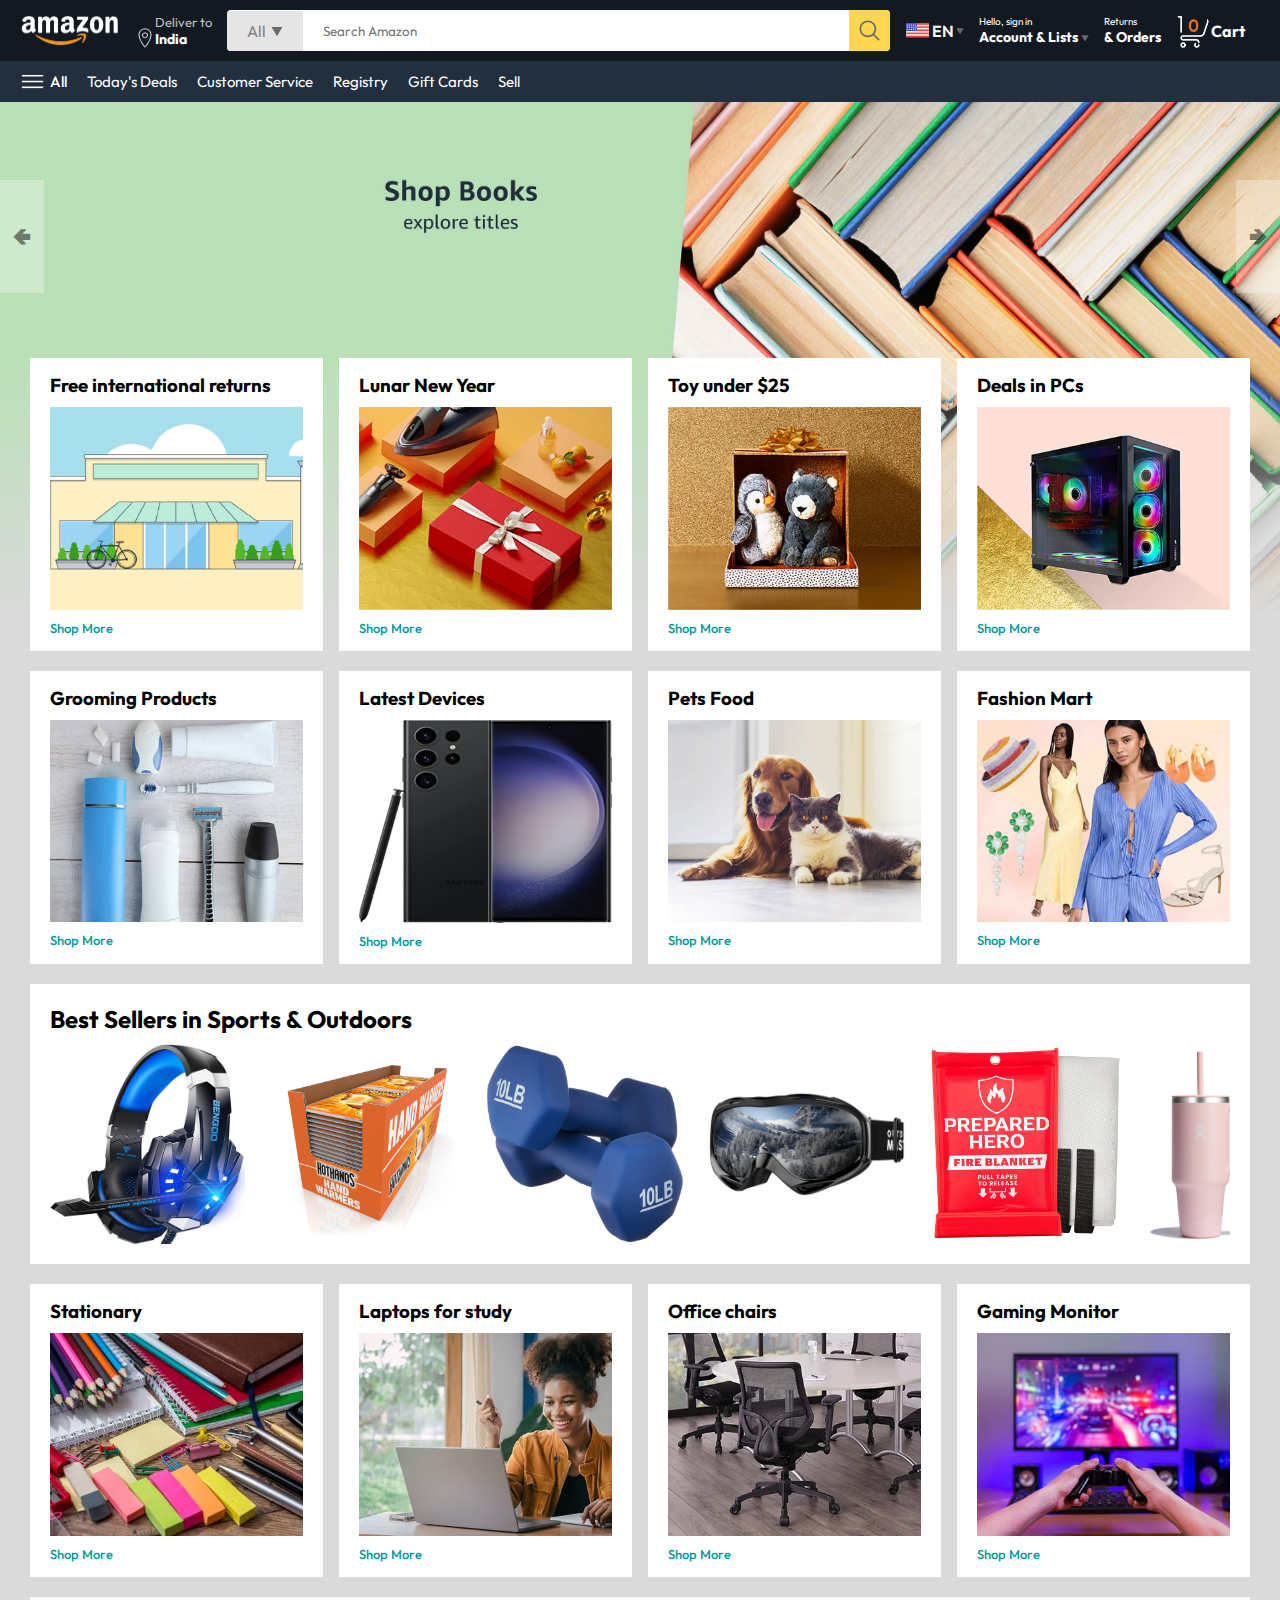
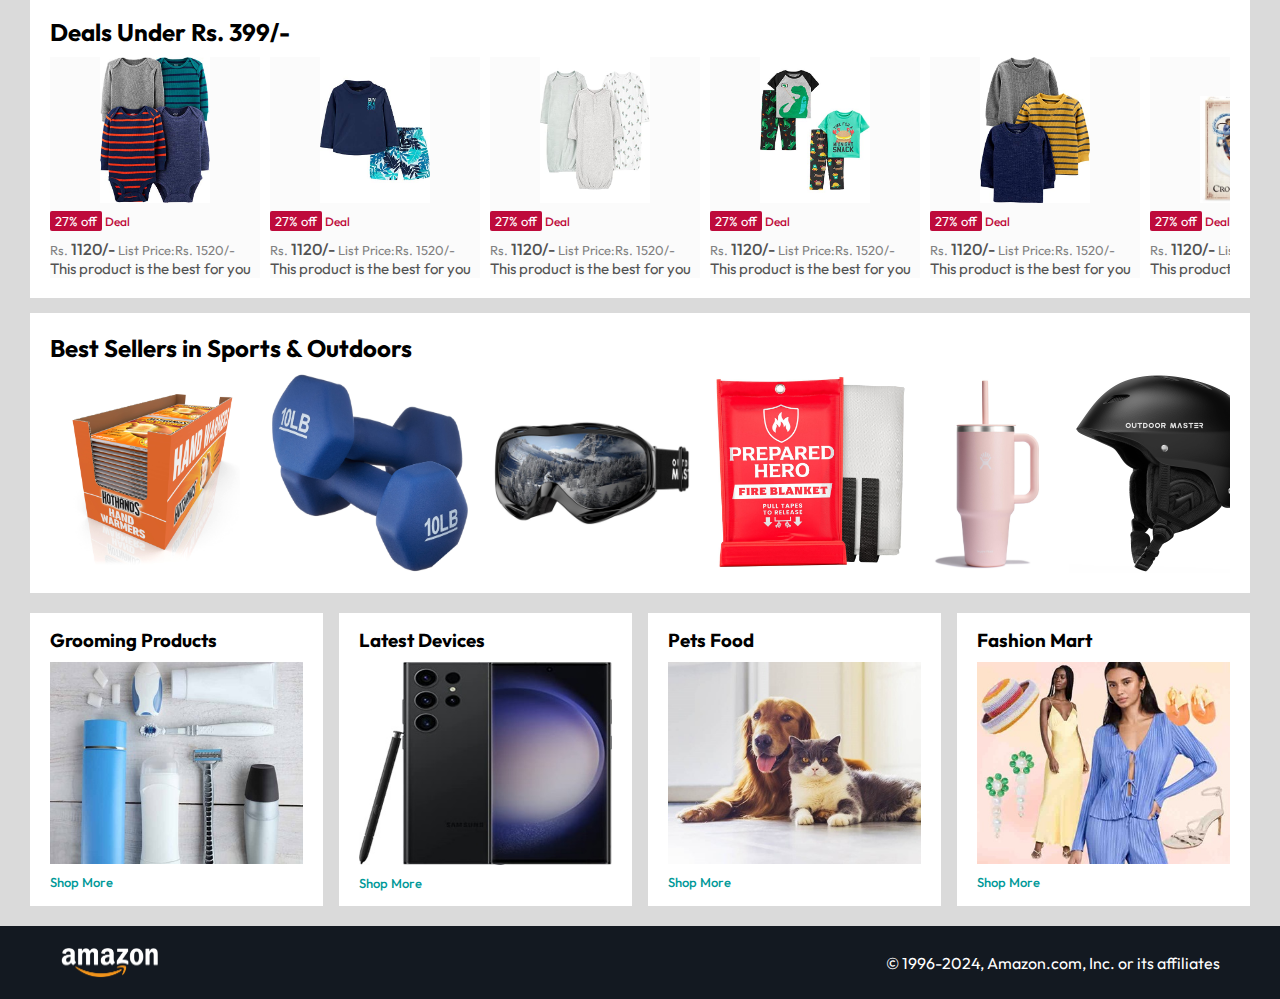
<file: index.html>
<html lang="en">
 
<head>
    <meta charset="UTF-8">
    <meta name="viewport" content="width=device-width, initial-scale=1.0">
    <title>Amazon Clone</title>
    <link rel="stylesheet" href="./style.css">
</head>

<body>

    <nav>
        <a href="index.html"><img src="./assets/amazon_logo.png" width="100" alt=""></a>
        <div class="nav-country">
            <img src="./assets/location_icon.png" height="20" alt="">
            <div>
                <p>Deliver to</p>
                <h1>India</h1>
            </div>
        </div>
        <div class="nav-search">
            <div class="nav-search-category">
                <p>All</p>
                <img src="./assets/dropdown_icon.png" height="12" alt="">
            </div>
            <input type="text" class="nav-search-input" placeholder="Search Amazon">
            <img src="./assets/search_icon.png" class="nav-search-icon" alt="">
        </div>
        <div class="nav-language">
            <img src="./assets/us_flag.png" width="25px" alt="">
            <p>EN</p>
            <img src="./assets/dropdown_icon.png" width="8px" alt="">
        </div>
        <div class="nav-texts">
            <p><a href="login.html">Hello, sign in</a></p>
            <h1>Account & Lists <img src="./assets/dropdown_icon.png" width="8px" alt=""> </h1>
        </div>
        <div class="nav-texts">
            <p>Returns</p>
            <h1>& Orders</h1>
        </div>
        <a href="login.html" class="mobile-user-icon" style="display: none;">
            <img src="./assets/user.png">
        </a>
        <a href="cart.html" class="nav-cart">
            <img src="./assets/cart_icon.png" width="35px" alt="">
            <h4>Cart</h4>
        </a>
    </nav>
    <div class="nav-bottom">
        <div>
            <img src="./assets/menu_icon.png" width="25px" alt="">
            <p>All</p>
        </div>
        <p>Today's Deals</p>
        <p>Customer Service</p>
        <p>Registry</p>
        <p>Gift Cards</p>
        <p>Sell</p>
    </div>

    <div class="header-slider" id="slider">
        <a href="#" class="control_prev">&#129144</a>
        <a href="#" class="control_next">&#129146</a>
        <ul>
            <img class="header-img" src="./assets/header1.jpg" alt="">
            <img class="header-img" src="./assets/header2.jpg" alt="">
            <img class="header-img" src="./assets/header3.jpg" alt="">
            <img class="header-img" src="./assets/header4.jpg" alt="">
            <img class="header-img" src="./assets/header5.jpg" alt="">
            <img class="header-img" src="./assets/header6.jpg" alt="">
        </ul>
    </div>

    <div class="header-box box-row">
        <div class="box-col">
            <h3>Free international returns</h3>
            <img src="./assets/box1-1.jpg" alt="">
            <a href="index.html">Shop More</a>
        </div>
        <div class="box-col">
            <h3>Lunar New Year</h3>
            <img src="./assets/box1-2.jpg" alt="">
            <a href="index.html">Shop More</a>
        </div>
        <div class="box-col">
            <h3>Toy under $25</h3>
            <img src="./assets/box1-3.jpg" alt="">
            <a href="index.html">Shop More</a>
        </div>
        <div class="box-col">
            <h3>Deals in PCs</h3>
            <img src="./assets/box1-4.jpg" alt="">
            <a href="index.html">Shop More</a>
        </div>
    </div>

    <div class="box-row">
        <div class="box-col">
            <h3>Grooming Products</h3>
            <img src="./assets/box2-1.jpg" alt="">
            <a href="index.html">Shop More</a>
        </div>
        <div class="box-col">
            <h3>Latest Devices</h3>
            <img src="./assets/box2-2.jpg" alt="">
            <a href="index.html">Shop More</a>
        </div>
        <div class="box-col">
            <h3>Pets Food</h3>
            <img src="./assets/box2-3.jpg" alt="">
            <a href="index.html">Shop More</a>
        </div>
        <div class="box-col">
            <h3>Fashion Mart</h3>
            <img src="./assets/box2-4.jpg" alt="">
            <a href="index.html">Shop More</a>
        </div>
    </div>




    <div class="products-slider">
        <h2>Best Sellers in Sports & Outdoors</h2>
        <div class="products">
            <a href="product.html"><img src="./assets/product_img.jpg" alt=""></a>
            <img src="./assets/product1-1.jpg" alt="">
            <img src="./assets/product1-2.jpg" alt="">
            <img src="./assets/product1-3.jpg" alt="">
            <img src="./assets/product1-4.jpg" alt="">
            <img src="./assets/product1-5.jpg" alt="">
            <img src="./assets/product1-6.jpg" alt="">
            <img src="./assets/product1-7.jpg" alt="">
            <img src="./assets/product1-8.jpg" alt="">
            <img src="./assets/product1-9.jpg" alt="">
            <img src="./assets/product1-10.jpg" alt="">
        </div>
    </div>



    <div class="box-row">
        <div class="box-col">
            <h3>Stationary</h3>
            <img src="./assets/box3-1.jpg" alt="">
            <a href="index.html">Shop More</a>
        </div>
        <div class="box-col">
            <h3>Laptops for study</h3>
            <img src="./assets/box3-2.jpg" alt="">
            <a href="index.html">Shop More</a>
        </div>
        <div class="box-col">
            <h3>Office chairs</h3>
            <img src="./assets/box3-3.jpg" alt="">
            <a href="index.html">Shop More</a>
        </div>
        <div class="box-col">
            <h3>Gaming Monitor</h3>
            <img src="./assets/box3-4.jpg" alt="">
            <a href="index.html">Shop More</a>
        </div>
    </div>



    <div class="products-slider-with-price">
        <h2>Deals Under Rs. 399/- </h2>
        <div class="products">
            <div class="product-card">
                <div class="product-img-container">
                    <img src="./assets/product2-1.jpg" alt="">
                </div>
                <div class="product-offer">
                    <p>27% off</p> <span>Deal</span>
                </div>
                <p class="product-price">Rs.  <span>1120/- </span> List Price:Rs. 1520/- </p>
                <h4>This product is the best for you</h4>
            </div>
            <div class="product-card">
                <div class="product-img-container">
                    <img src="./assets/product2-2.jpg" alt="">
                </div>
                <div class="product-offer">
                    <p>27% off</p> <span>Deal</span>
                </div>
                <p class="product-price">Rs.  <span>1120/- </span> List Price:Rs. 1520/- </p>
                <h4>This product is the best for you</h4>
            </div>
            <div class="product-card">
                <div class="product-img-container">
                    <img src="./assets/product2-3.jpg" alt="">
                </div>
                <div class="product-offer">
                    <p>27% off</p> <span>Deal</span>
                </div>
                <p class="product-price">Rs.  <span>1120/- </span> List Price:Rs. 1520/- </p>
                <h4>This product is the best for you</h4>
            </div>
            <div class="product-card">
                <div class="product-img-container">
                    <img src="./assets/product2-4.jpg" alt="">
                </div>
                <div class="product-offer">
                    <p>27% off</p> <span>Deal</span>
                </div>
                <p class="product-price">Rs.  <span>1120/- </span> List Price:Rs. 1520/- </p>
                <h4>This product is the best for you</h4>
            </div>
            <div class="product-card">
                <div class="product-img-container">
                    <img src="./assets/product2-5.jpg" alt="">
                </div>
                <div class="product-offer">
                    <p>27% off</p> <span>Deal</span>
                </div>
                <p class="product-price">Rs.  <span>1120/- </span> List Price:Rs. 1520/- </p>
                <h4>This product is the best for you</h4>
            </div>
            <div class="product-card">
                <div class="product-img-container">
                    <img src="./assets/product2-6.jpg" alt="">
                </div>
                <div class="product-offer">
                    <p>27% off</p> <span>Deal</span>
                </div>
                <p class="product-price">Rs.  <span>1120/- </span> List Price:Rs. 1520/- </p>
                <h4>This product is the best for you</h4>
            </div>
            <div class="product-card">
                <div class="product-img-container">
                    <img src="./assets/product2-7.jpg" alt="">
                </div>
                <div class="product-offer">
                    <p>27% off</p> <span>Deal</span>
                </div>
                <p class="product-price">Rs.  <span>1120/- </span> List Price:Rs. 1520/- </p>
                <h4>This product is the best for you</h4>
            </div>
            <div class="product-card">
                <div class="product-img-container">
                    <img src="./assets/product2-8.jpg" alt="">
                </div>
                <div class="product-offer">
                    <p>27% off</p> <span>Deal</span>
                </div>
                <p class="product-price">Rs.  <span>1120/- </span> List Price:Rs. 1520/- </p>
                <h4>This product is the best for you</h4>
            </div>
            <div class="product-card">
                <div class="product-img-container">
                    <img src="./assets/product2-9.jpg" alt="">
                </div>
                <div class="product-offer">
                    <p>27% off</p> <span>Deal</span>
                </div>
                <p class="product-price">Rs.  <span>1120/- </span> List Price:Rs. 1520/- </p>
                <h4>This product is the best for you</h4>
            </div>
            <div class="product-card">
                <div class="product-img-container">
                    <img src="./assets/product2-10.jpg" alt="">
                </div>
                <div class="product-offer">
                    <p>27% off</p> <span>Deal</span>
                </div>
                <p class="product-price">Rs.  <span>1120/- </span> List Price:Rs. 1520/- </p>
                <h4>This product is the best for you</h4>
            </div>
            <div class="product-card">
                <div class="product-img-container">
                    <img src="./assets/product2-11.jpg" alt="">
                </div>
                <div class="product-offer">
                    <p>27% off</p> <span>Deal</span>
                </div>
                <p class="product-price">Rs.  <span>1120/- </span> List Price:Rs. 1520/- </p>
                <h4>This product is the best for you</h4>
            </div>
        </div>
    </div>



    <div class="products-slider">
        <h2>Best Sellers in Sports & Outdoors</h2>
        <div class="products">
            <img src="./assets/product1-1.jpg" alt="">
            <img src="./assets/product1-2.jpg" alt="">
            <img src="./assets/product1-3.jpg" alt="">
            <img src="./assets/product1-4.jpg" alt="">
            <img src="./assets/product1-5.jpg" alt="">
            <img src="./assets/product1-6.jpg" alt="">
            <img src="./assets/product1-7.jpg" alt="">
            <img src="./assets/product1-8.jpg" alt="">
            <img src="./assets/product1-9.jpg" alt="">
            <img src="./assets/product1-10.jpg" alt="">
        </div>
    </div>



    <div class="box-row">
        <div class="box-col">
            <h3>Grooming Products</h3>
            <img src="./assets/box2-1.jpg" alt="">
            <a href="index.html">Shop More</a>
        </div>
        <div class="box-col">
            <h3>Latest Devices</h3>
            <img src="./assets/box2-2.jpg" alt="">
            <a href="index.html">Shop More</a>
        </div>
        <div class="box-col">
            <h3>Pets Food</h3>
            <img src="./assets/box2-3.jpg" alt="">
            <a href="index.html">Shop More</a>
        </div>
        <div class="box-col">
            <h3>Fashion Mart</h3>
            <img src="./assets/box2-4.jpg" alt="">
            <a href="index.html">Shop More</a>
        </div>
    </div>



    <footer>
        <img src="./assets/amazon_logo.png" width="100" alt="">
        <p>© 1996-2024, Amazon.com, Inc. or its affiliates</p>
    </footer>
    <script src="./script.js"></script>
</body>
</html>
</file>
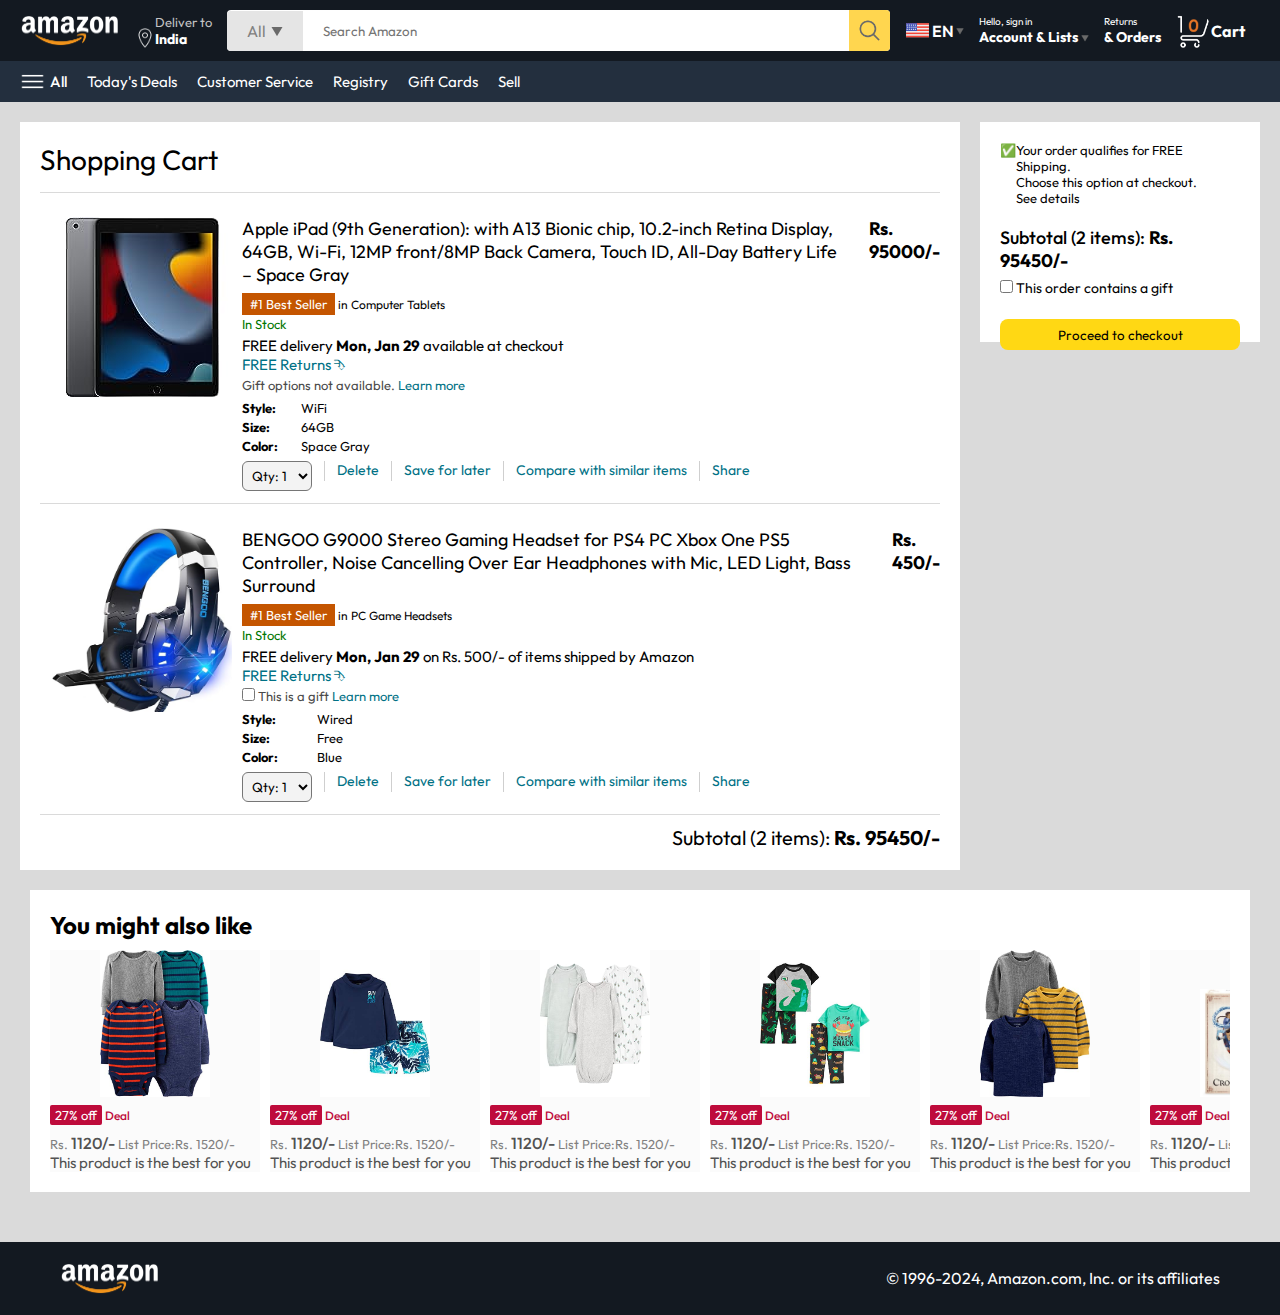
<file: cart.html>
<html lang="en">

<head>
    <meta charset="UTF-8">
    <meta name="viewport" content="width=device-width, initial-scale=1.0">
    <title>Cart</title>
    <link rel="stylesheet" href="./cart.css">
    <link rel="stylesheet" href="./style.css">
</head>

<body>
    <nav>
        <a href="index.html"><img src="./assets/amazon_logo.png" width="100" alt=""></a>
        <div class="nav-country">
            <img src="./assets/location_icon.png" height="20" alt="">
            <div>
                <p>Deliver to</p>
                <h1>India</h1>
            </div>
        </div>
        <div class="nav-search">
            <div class="nav-search-category">
                <p>All</p>
                <img src="./assets/dropdown_icon.png" height="12" alt="">
            </div>
            <input type="text" class="nav-search-input" placeholder="Search Amazon">
            <img src="./assets/search_icon.png" class="nav-search-icon" alt="">
        </div>
        <div class="nav-language">
            <img src="./assets/us_flag.png" width="25px" alt="">
            <p>EN</p>
            <img src="./assets/dropdown_icon.png" width="8px" alt="">
        </div>
        <div class="nav-texts">
            <p><a href="login.html">Hello, sign in</a></p>
            <h1>Account & Lists <img src="./assets/dropdown_icon.png" width="8px" alt=""> </h1>
        </div>
        <div class="nav-texts">
            <p>Returns</p>
            <h1>& Orders</h1>
        </div>
        <a href="login.html" class="mobile-user-icon" style="display: none;">
            <img src="./assets/user.png">
        </a>
        <a href="cart.html" class="nav-cart">
            <img src="./assets/cart_icon.png" width="35px" alt="">
            <h4>Cart</h4>
        </a>
    </nav>
    <div class="nav-bottom">
        <div>
            <img src="./assets/menu_icon.png" width="25px" alt="">
            <p>All</p>
        </div>
        <p>Today's Deals</p>
        <p>Customer Service</p>
        <p>Registry</p>
        <p>Gift Cards</p>
        <a href="./product.html">Sell</a>
    </div>

    <div class="cart">
        <div class="cart-left">
            <h1>Shopping Cart</h1>
            <hr>
            <div class="product-cart-list">
                <img src="./assets/ipad_img.jpg" alt="">
                <div>
                    <div class="product-cart-titleprice">
                        <p>Apple iPad (9th Generation): with A13 Bionic chip, 10.2-inch Retina Display, 64GB, Wi-Fi,
                            12MP front/8MP Back Camera, Touch ID, All-Day Battery Life – Space Gray</p>
                        <p><b>Rs. 95000/- </b></p>
                    </div>
                    <p class="product-cart-bestseller"><span>#1 Best Seller</span> in Computer Tablets</p>
                    <p class="product-cart-stock">In Stock</p>
                    <p class="product-cart-delivery">FREE delivery <b>Mon, Jan 29</b> available at checkout</p>
                    <p class="product-cart-returns">FREE Returns &#11191</p>
                    <p class="product-cart-giftoption">Gift options not available. <span>Learn more</span></p>
                    <div class="product-cart-specs">
                        <p><b>Style:</b></p>
                        <p>WiFi</p>
                        <p><b>Size:</b></p>
                        <p>64GB</p>
                        <p><b>Color:</b></p>
                        <p>Space Gray</p>
                    </div>
                    <div class="product-cart-list-action">
                        <select>
                            <option value="1">Qty: 1</option>
                            <option value="2">Qty: 2</option>
                            <option value="3">Qty: 3</option>
                            <option value="4">Qty: 4</option>
                            <option value="5">Qty: 5</option>
                        </select>
                        <hr>
                        <p class="action-btn">Delete</p>
                        <hr>
                        <p class="action-btn">Save for later</p>
                        <hr>
                        <p class="action-btn">Compare with similar items</p>
                        <hr>
                        <p class="action-btn">Share</p>
                    </div>
                </div>
            </div>
            <hr>
            <div class="product-cart-list">
                <img src="./assets/product_img.jpg" width="180px" alt="">
                <div>
                    <div class="product-cart-titleprice">
                        <p>BENGOO G9000 Stereo Gaming Headset for PS4 PC Xbox One PS5 Controller, Noise Cancelling Over
                            Ear Headphones with Mic, LED Light, Bass Surround</p>
                        <p><b>Rs. 450/- </b></p>
                    </div>
                    <p class="product-cart-bestseller"><span>#1 Best Seller</span> in PC Game Headsets</p>
                    <p class="product-cart-stock">In Stock</p>
                    <p class="product-cart-delivery">FREE delivery <b>Mon, Jan 29</b> on Rs. 500/- of items shipped by Amazon
                    </p>
                    <p class="product-cart-returns">FREE Returns &#11191</p>
                    <p class="product-cart-giftoption"><input type="checkbox"> This is a gift <span>Learn more</span>
                    </p>
                    <div class="product-cart-specs">
                        <p><b>Style:</b></p>
                        <p>Wired</p>
                        <p><b>Size:</b></p>
                        <p>Free</p>
                        <p><b>Color:</b></p>
                        <p>Blue</p>
                    </div>
                    <div class="product-cart-list-action">
                        <select>
                            <option value="1">Qty: 1</option>
                            <option value="2">Qty: 2</option>
                            <option value="3">Qty: 3</option>
                            <option value="4">Qty: 4</option>
                            <option value="5">Qty: 5</option>
                        </select>
                        <hr>
                        <p class="action-btn">Delete</p>
                        <hr>
                        <p class="action-btn">Save for later</p>
                        <hr>
                        <p class="action-btn">Compare with similar items</p>
                        <hr>
                        <p class="action-btn">Share</p>
                    </div>
                </div>
            </div>
            <hr>
            <div class="cart-list-subtotal">
                Subtotal (2 items): <b>Rs. 95450/- </b>
            </div>
        </div>
        <div class="cart-right">
            <div class="cart-free-delivery">
                <p>&#x2705</p>
                <p>Your order qualifies for FREE Shipping. <br> Choose this option at checkout. <br> See details</p>
            </div>
            <p class="cart-subtotal">Subtotal (2 items): <b>Rs. 95450/- </b></p>
            <p class="cart-right-gift"><input type="checkbox"> This order contains a gift</p>
            <button>Proceed to checkout</button>
        </div>
    </div>

    <section class="products-slider-with-price">
        <h2>You might also like</h2>
        <div class="products">
            <div class="product-card">
                <div class="product-img-container">
                    <img src="./assets/product2-1.jpg" alt="">
                </div>
                <div class="product-offer">
                    <p>27% off</p> <span>Deal</span>
                </div>
                <p class="product-price">Rs.  <span>1120/- </span> List Price:Rs. 1520/- </p>
                <h4>This product is the best for you</h4>
            </div>
            <div class="product-card">
                <div class="product-img-container">
                    <img src="./assets/product2-2.jpg" alt="">
                </div>
                <div class="product-offer">
                    <p>27% off</p> <span>Deal</span>
                </div>
                <p class="product-price">Rs.  <span>1120/- </span> List Price:Rs. 1520/- </p>
                <h4>This product is the best for you</h4>
            </div>
            <div class="product-card">
                <div class="product-img-container">
                    <img src="./assets/product2-3.jpg" alt="">
                </div>
                <div class="product-offer">
                    <p>27% off</p> <span>Deal</span>
                </div>
                <p class="product-price">Rs.  <span>1120/- </span> List Price:Rs. 1520/- </p>
                <h4>This product is the best for you</h4>
            </div>
            <div class="product-card">
                <div class="product-img-container">
                    <img src="./assets/product2-4.jpg" alt="">
                </div>
                <div class="product-offer">
                    <p>27% off</p> <span>Deal</span>
                </div>
                <p class="product-price">Rs.  <span>1120/- </span> List Price:Rs. 1520/- </p>
                <h4>This product is the best for you</h4>
            </div>
            <div class="product-card">
                <div class="product-img-container">
                    <img src="./assets/product2-5.jpg" alt="">
                </div>
                <div class="product-offer">
                    <p>27% off</p> <span>Deal</span>
                </div>
                <p class="product-price">Rs.  <span>1120/- </span> List Price:Rs. 1520/- </p>
                <h4>This product is the best for you</h4>
            </div>
            <div class="product-card">
                <div class="product-img-container">
                    <img src="./assets/product2-6.jpg" alt="">
                </div>
                <div class="product-offer">
                    <p>27% off</p> <span>Deal</span>
                </div>
                <p class="product-price">Rs.  <span>1120/- </span> List Price:Rs. 1520/- </p>
                <h4>This product is the best for you</h4>
            </div>
            <div class="product-card">
                <div class="product-img-container">
                    <img src="./assets/product2-7.jpg" alt="">
                </div>
                <div class="product-offer">
                    <p>27% off</p> <span>Deal</span>
                </div>
                <p class="product-price">Rs.  <span>1120/- </span> List Price:Rs. 1520/- </p>
                <h4>This product is the best for you</h4>
            </div>
            <div class="product-card">
                <div class="product-img-container">
                    <img src="./assets/product2-8.jpg" alt="">
                </div>
                <div class="product-offer">
                    <p>27% off</p> <span>Deal</span>
                </div>
                <p class="product-price">Rs.  <span>1120/- </span> List Price:Rs. 1520/- </p>
                <h4>This product is the best for you</h4>
            </div>
            <div class="product-card">
                <div class="product-img-container">
                    <img src="./assets/product2-9.jpg" alt="">
                </div>
                <div class="product-offer">
                    <p>27% off</p> <span>Deal</span>
                </div>
                <p class="product-price">Rs.  <span>1120/- </span> List Price:Rs. 1520/- </p>
                <h4>This product is the best for you</h4>
            </div>
            <div class="product-card">
                <div class="product-img-container">
                    <img src="./assets/product2-10.jpg" alt="">
                </div>
                <div class="product-offer">
                    <p>27% off</p> <span>Deal</span>
                </div>
                <p class="product-price">Rs.  <span>1120/- </span> List Price:Rs. 1520/- </p>
                <h4>This product is the best for you</h4>
            </div>
            <div class="product-card">
                <div class="product-img-container">
                    <img src="./assets/product2-11.jpg" alt="">
                </div>
                <div class="product-offer">
                    <p>27% off</p> <span>Deal</span>
                </div>
                <p class="product-price">Rs.  <span>1120/- </span> List Price:Rs. 1520/- </p>
                <h4>This product is the best for you</h4>
            </div>
        </div>
    </div>
    </section>

    <footer class="footer-cart">
        <img src="./assets/amazon_logo.png" width="100" alt="">
        <p>© 1996-2024, Amazon.com, Inc. or its affiliates</p>
    </footer>


<script>
    const scrollContainer = document.querySelectorAll(".products");
        for (const item of scrollContainer) {
            item.addEventListener("wheel", (evt) => {
            evt.preventDefault();
            item.scrollLeft += evt.deltaY;
        });
    }
</script>
</body>

</html>
</file>
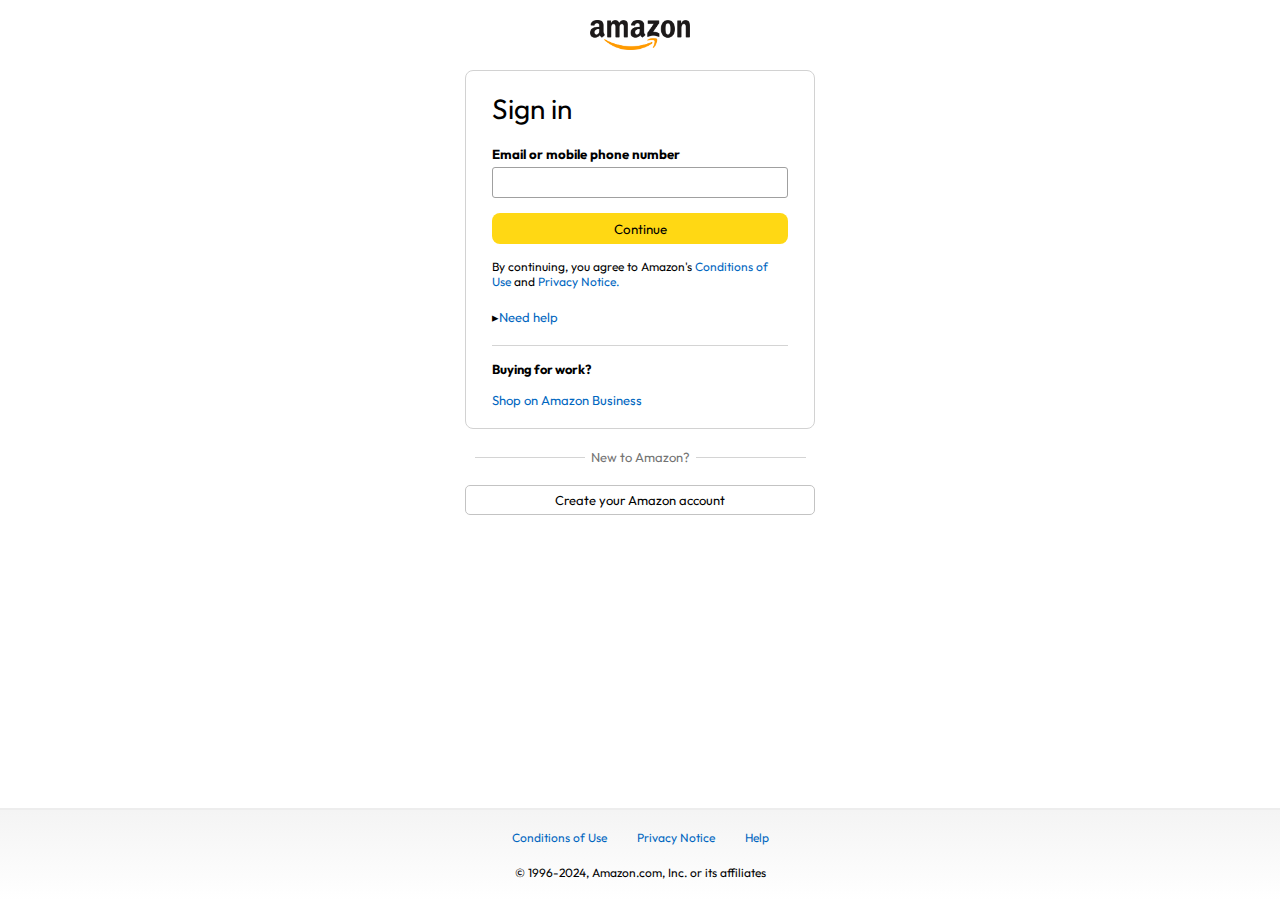
<file: login.html>
<html lang="en">
<head>
    <meta charset="UTF-8">
    <meta name="viewport" content="width=device-width, initial-scale=1.0">
    <title>Login</title>
    <link rel="stylesheet" href="./login.css">
</head>
<body>
    <a href="index.html"><img class="logo" src="./assets/amazon_logo_dark.png" width="100px" alt=""></a>
    <div class="login-container">
        <h1 class="login-title">Sign in</h1>
        <h5 class="input-lable">Email or mobile phone number</h5>
        <input type="text" >
        <button>Continue</button>
        <p class="login-condition">By continuing, you agree to Amazon's <span>Conditions of Use</span> and <span>Privacy Notice.</span></p>
        <p class="login-help">&#9656<span>Need help</span></p>
        <hr>
        <h4>Buying for work?</h4>
        <p class="login-business"><span>Shop on Amazon Business</span></p>
    </div>
    <div class="login-section-text">
        <hr><p>New to Amazon?</p><hr>
    </div>
    <a href="signup.html"><button class="login-signup-btn">Create your Amazon account</button></a>
    <footer>
        <div class="footer-links">
            <a href="#"> Conditions of Use </a>
            <a href="#"> Privacy Notice </a>
            <a href="#"> Help </a>
        </div>
        <p class="footer-copyright">
            © 1996-2024, Amazon.com, Inc. or its affiliates
        </p>
    </footer>
</body>
</html>
</file>
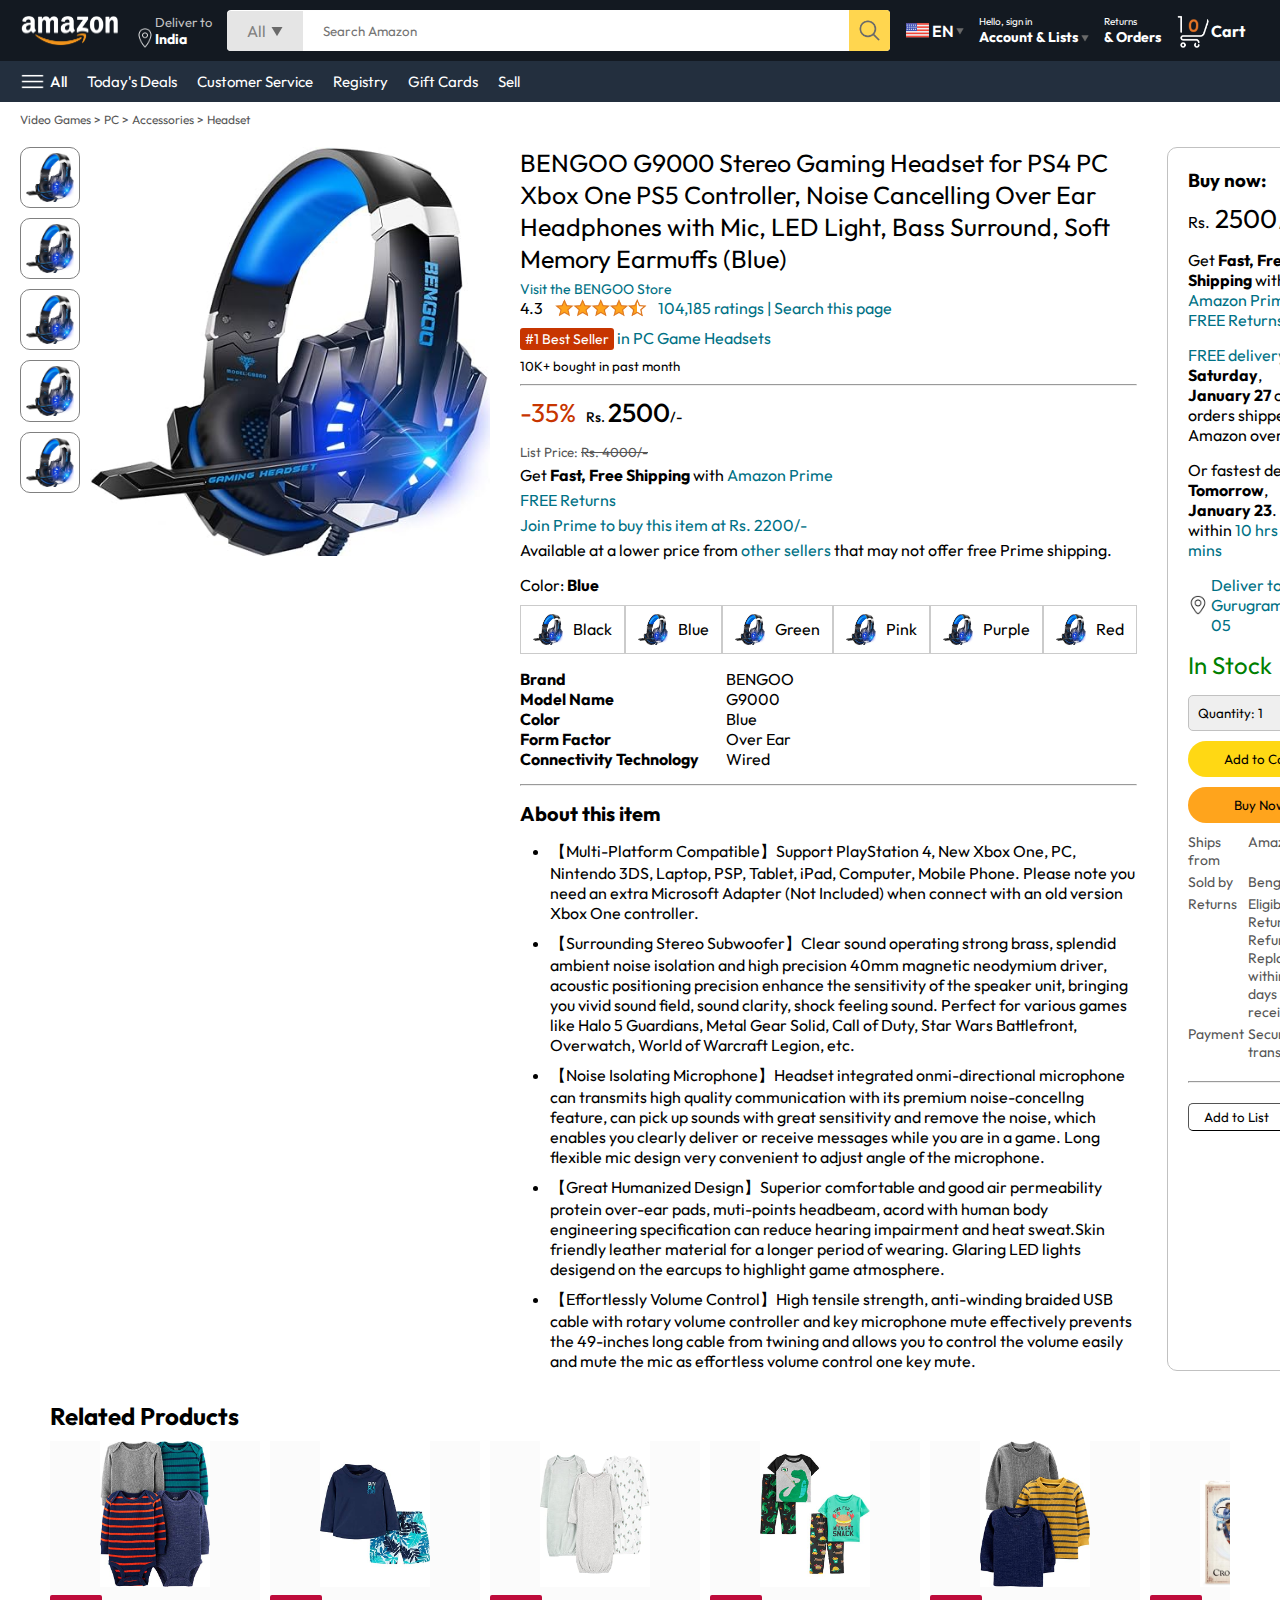
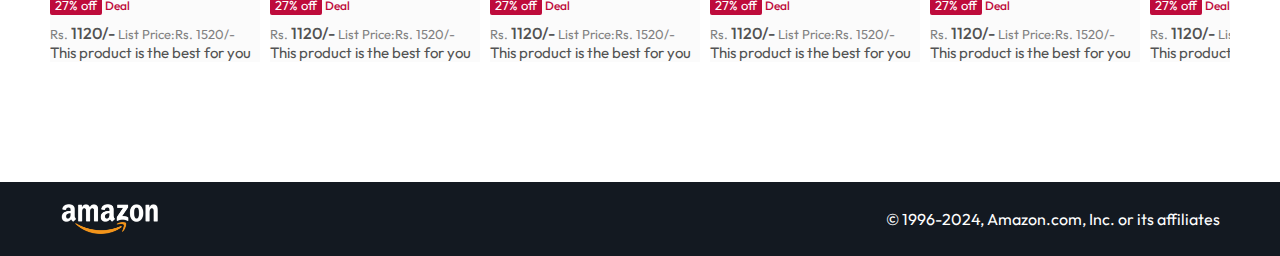
<file: product.html>
<html lang="en">

<head>
    <meta charset="UTF-8">
    <meta name="viewport" content="width=device-width, initial-scale=1.0">
    <title>Product Page</title>
    <link rel="stylesheet" href="./style.css">
    <link rel="stylesheet" href="./product.css">
</head>

<body>
    <nav>
        <a href="index.html"><img src="./assets/amazon_logo.png" width="100" alt=""></a>
        <div class="nav-country">
            <img src="./assets/location_icon.png" height="20" alt="">
            <div>
                <p>Deliver to</p>
                <h1>India</h1>
            </div>
        </div>
        <div class="nav-search">
            <div class="nav-search-category">
                <p>All</p>
                <img src="./assets/dropdown_icon.png" height="12" alt="">
            </div>
            <input type="text" class="nav-search-input" placeholder="Search Amazon">
            <img src="./assets/search_icon.png" class="nav-search-icon" alt="">
        </div>
        <div class="nav-language">
            <img src="./assets/us_flag.png" width="25px" alt="">
            <p>EN</p>
            <img src="./assets/dropdown_icon.png" width="8px" alt="">
        </div>
        <div class="nav-texts">
            <p><a href="login.html">Hello, sign in</a></p>
            <h1>Account & Lists <img src="./assets/dropdown_icon.png" width="8px" alt=""> </h1>
        </div>
        <div class="nav-texts">
            <p>Returns</p>
            <h1>& Orders</h1>
        </div>
        <a href="login.html" class="mobile-user-icon" style="display: none;">
            <img src="./assets/user.png">
        </a>
        <a href="cart.html" class="nav-cart">
            <img src="./assets/cart_icon.png" width="35px" alt="">
            <h4>Cart</h4>
        </a>
    </nav>
    <div class="nav-bottom">
        <div>
            <img src="./assets/menu_icon.png" width="25px" alt="">
            <p>All</p>
        </div>
        <p>Today's Deals</p>
        <p>Customer Service</p>
        <p>Registry</p>
        <p>Gift Cards</p>
        <p>Sell</p>
    </div>

    <p class="breadcrum">
        Video Games > PC > Accessories > Headset
    </p>

    <div class="product-display">
        <div class="product-d-image">
            <div class="product-list-image">
                <img src="./assets/product_img.jpg" width="60" alt="">
                <img src="./assets/product_img.jpg" width="60" alt="">
                <img src="./assets/product_img.jpg" width="60" alt="">
                <img src="./assets/product_img.jpg" width="60" alt="">
                <img src="./assets/product_img.jpg" width="60" alt="">
            </div>
            <div class="product-main-image">
                <img src="./assets/product_img.jpg" width="400" alt="">
            </div>
        </div>
        <div class="product-d-details">
            <p class="product-title">
                BENGOO G9000 Stereo Gaming Headset for PS4 PC Xbox One PS5 Controller, Noise Cancelling Over Ear
                Headphones with Mic, LED Light, Bass Surround, Soft Memory Earmuffs (Blue)
            </p>
            <p class="product-store">
                Visit the BENGOO Store
            </p>
            <div class="product-rating">
                <div>
                    <div>4.3 <img src="./assets/rating_img.png" height="20px" alt=""></div>
                    <p>104,185 ratings | Search this page</p>
                </div>
                <p><span>#1 Best Seller</span> in PC Game Headsets</p>
                <h5>10K+ bought in past month</h5>
                <hr>
            </div>
            <div class="product-prices">
                <div>
                    <p>-35%</p>
                    <h1>Rs. <span>2500</span>/- </h1>
                </div>
                <h5>List Price: <span>Rs. 4000/- </span></h5>
                <p>Get <b>Fast, Free Shipping</b> with <span>Amazon Prime</span></p>
                <p><span>FREE Returns</span></p>
                <p><span>Join Prime to buy this item at Rs. 2200/- </span></p>
                <p>Available at a lower price from <span>other sellers</span> that may not offer free Prime shipping.
                </p>
            </div>
            <div class="product-color-selection">
                <p>Color: <b>Blue</b></p>
                <div class="product-color-options">
                    <div class="option">
                        <img src="./assets/product_img.jpg" width="30px" alt="">
                        <p>Black</p>
                    </div>
                    <div class="option">
                        <img src="./assets/product_img.jpg" width="30px" alt="">
                        <p>Blue</p>
                    </div>
                    <div class="option">
                        <img src="./assets/product_img.jpg" width="30px" alt="">
                        <p>Green</p>
                    </div>
                    <div class="option">
                        <img src="./assets/product_img.jpg" width="30px" alt="">
                        <p>Pink</p>
                    </div>
                    <div class="option">
                        <img src="./assets/product_img.jpg" width="30px" alt="">
                        <p>Purple</p>
                    </div>
                    <div class="option">
                        <img src="./assets/product_img.jpg" width="30px" alt="">
                        <p>Red</p>
                    </div>
                </div>
            </div>
            <div class="product-info">
                <p><b>Brand</b></p>
                <p>BENGOO</p>
                <p><b>Model Name</b></p>
                <p>G9000</p>
                <p><b>Color</b></p>
                <p>Blue</p>
                <p><b>Form Factor</b></p>
                <p>Over Ear</p>
                <p><b>Connectivity Technology</b></p>
                <p>Wired</p>
            </div>
            <hr>
            <div class="product-description">
                <h1>About this item</h1>
                <ul>
                    <li>【Multi-Platform Compatible】Support PlayStation 4, New Xbox One, PC, Nintendo 3DS, Laptop, PSP, Tablet, iPad, Computer, Mobile Phone. Please note you need an extra Microsoft Adapter (Not Included) when connect with an old version Xbox One controller.</li>
                    <li>【Surrounding Stereo Subwoofer】Clear sound operating strong brass, splendid ambient noise isolation and high precision 40mm magnetic neodymium driver, acoustic positioning precision enhance the sensitivity of the speaker unit, bringing you vivid sound field, sound clarity, shock feeling sound. Perfect for various games like Halo 5 Guardians, Metal Gear Solid, Call of Duty, Star Wars Battlefront, Overwatch, World of Warcraft Legion, etc.</li>
                    <li>【Noise Isolating Microphone】Headset integrated onmi-directional microphone can transmits high quality communication with its premium noise-concellng feature, can pick up sounds with great sensitivity and remove the noise, which enables you clearly deliver or receive messages while you are in a game. Long flexible mic design very convenient to adjust angle of the microphone.</li>
                    <li>【Great Humanized Design】Superior comfortable and good air permeability protein over-ear pads, muti-points headbeam, acord with human body engineering specification can reduce hearing impairment and heat sweat.Skin friendly leather material for a longer period of wearing. Glaring LED lights desigend on the earcups to highlight game atmosphere.</li>
                    <li>【Effortlessly Volume Control】High tensile strength, anti-winding braided USB cable with rotary volume controller and key microphone mute effectively prevents the 49-inches long cable from twining and allows you to control the volume easily and mute the mic as effortless volume control one key mute.</li>
                </ul>
            </div>
        </div>
        <div class="product-d-purchase">
            <div class="title">
                <h3>Buy now:</h3><img src="./assets/circle_icon.png" width="20px" alt="">
            </div>
            <h1 class="price">Rs. <span>2500</span>/- </h1>
            <div class="gap">
                <p>Get <b>Fast, Free Shipping</b> with <span>Amazon Prime</span></p>
                <p><span>FREE Returns</span></p>
            </div>
            <div class="gap">
                <p><span>FREE delivery</span> <b>Saturday</b>,</p>
                <p><b>January 27</b> on orders shipped by Amazon over $35</p>
            </div>
            <div class="gap">
                <p>Or fastest delivery <b>Tomorrow</b>, <b>January 23</b>. Order within <span>10 hrs 56 mins</span></p>
            </div>
            <div class="pincode-section">
                <img src="/assets/location_icon_dark.png" width="20px" alt="">
                <p><span>Deliver to Gurugram Sec 05</span></p>
            </div>
            <h2 class="product-stock">In Stock</h2>
            <select class="product-quantity">
                <option value="1">Quantity: 1</option>
                <option value="2">Quantity: 2</option>
                <option value="3">Quantity: 3</option>
            </select>
            <button class="btn">
                Add to Cart
            </button>
            <button class="btn product-buy">
                Buy Now
            </button>
            <div class="product-seller-info">
                <p>Ships from</p>
                <p class="product-info-value">Amazon</p>
                <p>Sold by</p>
                <p class="product-info-value">Bengoo Inc.</p>
                <p>Returns</p>
                <p class="product-info-value">Eligible for Return, Refund or Replacement within 30 days of receipt</p>
                <p>Payment</p>
                <p class="product-info-value">Secure transaction</p>
            </div>
            <hr>
            <button class="product-addtolist">Add to List</button>
        </div>
    </div>


    <div class="products-slider-with-price">
        <h2>Related Products </h2>
        <div class="products">
            <div class="product-card">
                <div class="product-img-container">
                    <img src="./assets/product2-1.jpg" alt="">
                </div>
                <div class="product-offer">
                    <p>27% off</p> <span>Deal</span>
                </div>
                <p class="product-price">Rs.  <span>1120/- </span> List Price:Rs. 1520/- </p>
                <h4>This product is the best for you</h4>
            </div>
            <div class="product-card">
                <div class="product-img-container">
                    <img src="./assets/product2-2.jpg" alt="">
                </div>
                <div class="product-offer">
                    <p>27% off</p> <span>Deal</span>
                </div>
                <p class="product-price">Rs.  <span>1120/- </span> List Price:Rs. 1520/- </p>
                <h4>This product is the best for you</h4>
            </div>
            <div class="product-card">
                <div class="product-img-container">
                    <img src="./assets/product2-3.jpg" alt="">
                </div>
                <div class="product-offer">
                    <p>27% off</p> <span>Deal</span>
                </div>
                <p class="product-price">Rs.  <span>1120/- </span> List Price:Rs. 1520/- </p>
                <h4>This product is the best for you</h4>
            </div>
            <div class="product-card">
                <div class="product-img-container">
                    <img src="./assets/product2-4.jpg" alt="">
                </div>
                <div class="product-offer">
                    <p>27% off</p> <span>Deal</span>
                </div>
                <p class="product-price">Rs.  <span>1120/- </span> List Price:Rs. 1520/- </p>
                <h4>This product is the best for you</h4>
            </div>
            <div class="product-card">
                <div class="product-img-container">
                    <img src="./assets/product2-5.jpg" alt="">
                </div>
                <div class="product-offer">
                    <p>27% off</p> <span>Deal</span>
                </div>
                <p class="product-price">Rs.  <span>1120/- </span> List Price:Rs. 1520/- </p>
                <h4>This product is the best for you</h4>
            </div>
            <div class="product-card">
                <div class="product-img-container">
                    <img src="./assets/product2-6.jpg" alt="">
                </div>
                <div class="product-offer">
                    <p>27% off</p> <span>Deal</span>
                </div>
                <p class="product-price">Rs.  <span>1120/- </span> List Price:Rs. 1520/- </p>
                <h4>This product is the best for you</h4>
            </div>
            <div class="product-card">
                <div class="product-img-container">
                    <img src="./assets/product2-7.jpg" alt="">
                </div>
                <div class="product-offer">
                    <p>27% off</p> <span>Deal</span>
                </div>
                <p class="product-price">Rs.  <span>1120/- </span> List Price:Rs. 1520/- </p>
                <h4>This product is the best for you</h4>
            </div>
            <div class="product-card">
                <div class="product-img-container">
                    <img src="./assets/product2-8.jpg" alt="">
                </div>
                <div class="product-offer">
                    <p>27% off</p> <span>Deal</span>
                </div>
                <p class="product-price">Rs.  <span>1120/- </span> List Price:Rs. 1520/- </p>
                <h4>This product is the best for you</h4>
            </div>
            <div class="product-card">
                <div class="product-img-container">
                    <img src="./assets/product2-9.jpg" alt="">
                </div>
                <div class="product-offer">
                    <p>27% off</p> <span>Deal</span>
                </div>
                <p class="product-price">Rs.  <span>1120/- </span> List Price:Rs. 1520/- </p>
                <h4>This product is the best for you</h4>
            </div>
            <div class="product-card">
                <div class="product-img-container">
                    <img src="./assets/product2-10.jpg" alt="">
                </div>
                <div class="product-offer">
                    <p>27% off</p> <span>Deal</span>
                </div>
                <p class="product-price">Rs.  <span>1120/- </span> List Price:Rs. 1520/- </p>
                <h4>This product is the best for you</h4>
            </div>
            <div class="product-card">
                <div class="product-img-container">
                    <img src="./assets/product2-11.jpg" alt="">
                </div>
                <div class="product-offer">
                    <p>27% off</p> <span>Deal</span>
                </div>
                <p class="product-price">Rs.  <span>1120/- </span> List Price:Rs. 1520/- </p>
                <h4>This product is the best for you</h4>
            </div>
        </div>
    </div>
    <footer class="product-footer">
        <img src="./assets/amazon_logo.png" width="100" alt="">
        <p>© 1996-2024, Amazon.com, Inc. or its affiliates</p>
    </footer>

<script>
    const scrollContainer = document.querySelectorAll(".products");
    for (const item of scrollContainer) {
        item.addEventListener("wheel", (evt) => {
        evt.preventDefault();
        item.scrollLeft += evt.deltaY;
    });
    }
</script>
</body>
</html>
</file>
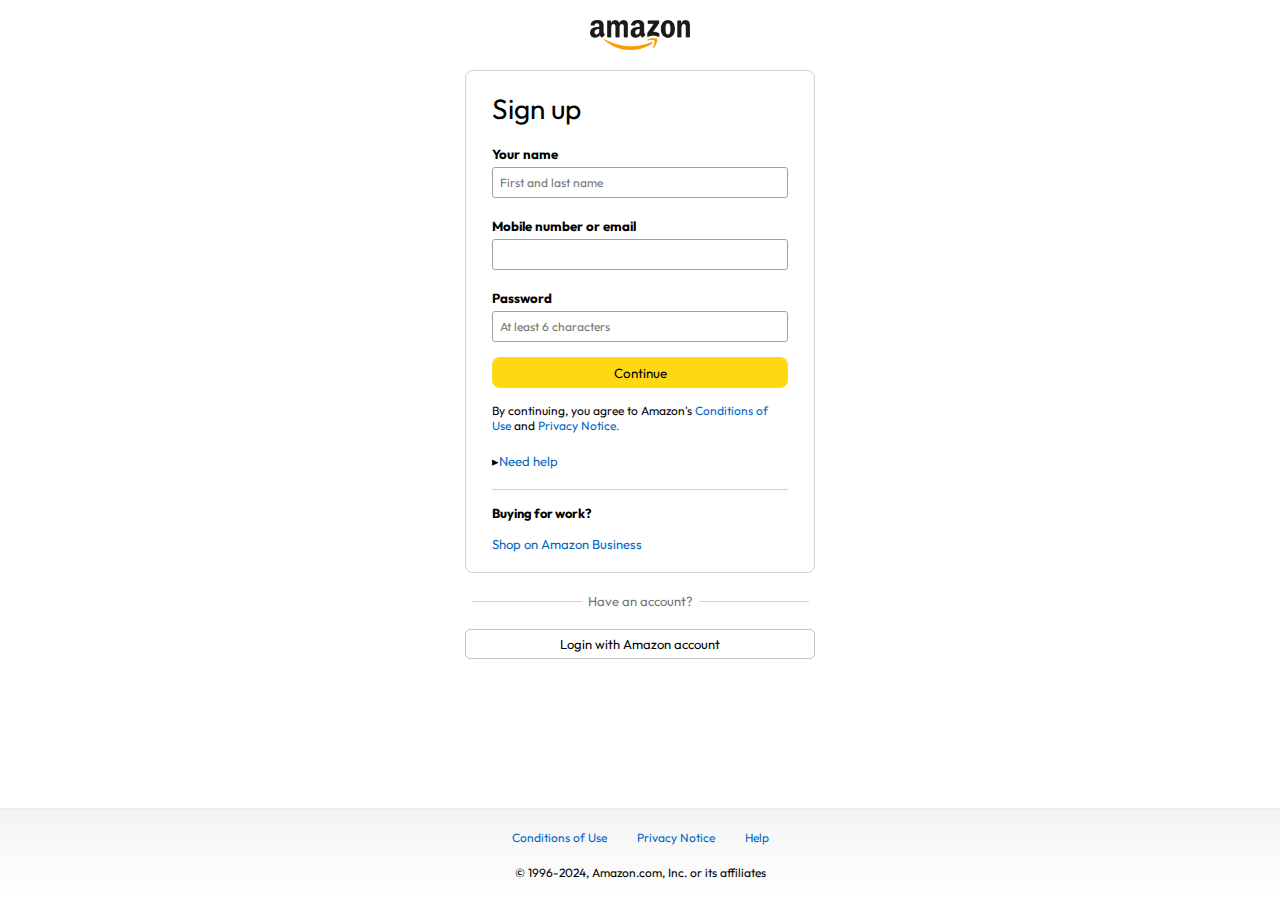
<file: signup.html>
<html lang="en">
<head>
    <meta charset="UTF-8">
    <meta name="viewport" content="width=device-width, initial-scale=1.0">
    <title>Login</title>
    <link rel="stylesheet" href="./login.css">
</head>
<body>
    <a href="index.html"><img class="logo" src="./assets/amazon_logo_dark.png" width="100px" alt=""></a>
    <div class="login-container">
        <h1 class="login-title">Sign up</h1>
        <h5 class="input-lable">Your name</h5>
        <input type="text" placeholder="First and last name">
        <h5 class="input-lable">Mobile number or email</h5>
        <input type="text" >
        <h5 class="input-lable">Password</h5>
        <input type="password" placeholder="At least 6 characters">
        <button>Continue</button>
        <p class="login-condition">By continuing, you agree to Amazon's <span>Conditions of Use</span> and <span>Privacy Notice.</span></p>
        <p class="login-help">&#9656<span>Need help</span></p>
        <hr>
        <h4>Buying for work?</h4>
        <p class="login-business"><span>Shop on Amazon Business</span></p>
    </div>
    <div class="login-section-text">
        <hr><p>Have an account?</p><hr>
    </div>
    <a href="login.html"><button class="login-signup-btn">Login with Amazon account</button></a>
    <footer>
        <div class="footer-links">
            <a href="#"> Conditions of Use </a>
            <a href="#"> Privacy Notice </a>
            <a href="#"> Help </a>
        </div>
        <p class="footer-copyright">
            © 1996-2024, Amazon.com, Inc. or its affiliates
        </p>
    </footer>
</body>
</html>
</file>
<file: style.css>
@import url('https://fonts.googleapis.com/css2?family=Outfit&display=swap');

* {
    margin: 0;
    padding: 0;
    box-sizing: border-box;
    font-family: Outfit;
}

body {
    background: #dadada;
}

a {
    text-decoration: none;
    color: inherit;
}

nav {
    display: flex;
    align-items: center;
    justify-content: space-between;
    background-color: #131921;
    padding: 10px 20px;
    color: white;
}

.nav-country {
    display: flex;
    align-items: end;
    margin-left: 15px;
    font-size: 13px;
    color: #c4c4c4;
}

.nav-country h1 {
    font-size: 14px;
    color: white;
}

.nav-search {
    flex: 1;
    display: flex;
    align-items: center;
    background: white;
    color: grey;
    max-width: 1000px;
    border-radius: 4px;
    margin-left: 15px;
}

.nav-search-category {
    display: flex;
    align-items: center;
    padding: 10px 20px;
    gap: 5px;
    background-color: #e5e5e5;
    border-radius: 4px 0px 0px 4px;
}

.nav-search-input {
    border: none;
    outline: none;
    padding-left: 20px;
    width: 100%;
}

.nav-search-icon {
    max-width: 41px;
    padding: 8px;
    background: #ffd64f;
    border-radius: 0px 4px 4px 0px;
}

.nav-language {
    display: flex;
    align-items: center;
    gap: 2px;
    font-weight: 600;
    margin-left: 15px;
}

.nav-texts {
    margin-left: 15px;
}

.nav-texts p {
    font-size: 10px;
}

.nav-texts h1 {
    font-size: 14px;
}

.nav-cart {
    display: flex;
    align-items: center;
    margin: 0px 15px;
}

.nav-bottom{
    display: flex;
    align-items: center;
    gap: 20px;
    padding: 8px 20px;
    background: #232f3e;
    color: white;
    font-size: 15px;
}

.nav-bottom div{
    display: flex;
    align-items: center;
    gap: 5px;
    font-weight: 500;
}


.header-slider ul {
    display: flex;
    overflow-y: hidden;
}

.header-img {
    max-width: 100%;
    mask-image: linear-gradient(to bottom, #000000 50%, transparent 100%);
}

.header-slider a {
    position: absolute;
    top: 20%;
    z-index: 1;
    padding: 5vh 1vw;
    background: #ffffff4f;
    color: #0000007b;
    text-decoration: none;
    font-weight: 600;
    font-size: 18px;
    cursor: pointer;
}

.control_next {
    right: 0;
}

.box-row {
    display: flex;
    flex-wrap: wrap;
    row-gap: 20px;
    justify-content: space-between;
    margin: 20px 30px;
}

.header-box {
    margin-top: -20vw;
}

.box-col {
    display: flex;
    flex-direction: column;
    gap: 10px;
    padding: 15px 20px;
    background: white;
    z-index: 1;
    max-width: 24%;
    min-width: 200px;
}

.box-col a {
    text-decoration: none;
    font-size: 13px;
    color: #009999;
    font-weight: 500;
}

.products-slider {
    background-color: white;
    margin: 0px 30px;
    padding: 20px;
    margin-bottom: 15px;
}

.products-slider .products {
    display: flex;
    overflow-x: auto;
    gap: 20px;
    margin-top: 10px;
}

.products-slider .products::-webkit-scrollbar {
    display: none;
}

.products-slider .products img {
    max-width: 200px;
    max-height: 200px;
}

.products-slider-with-price {
    background-color: white;
    margin: 0px 30px;
    padding: 20px;
    margin-bottom: 15px;
}

.products-slider-with-price .products {
    display: flex;
    overflow-x: auto;
    gap: 10px;
    margin-top: 10px;
}

.products-slider-with-price .products::-webkit-scrollbar {
    display: none;
}

.product-card {
    display: flex;
    flex-direction: column;
    justify-content: end;
    min-width: 210px;
    background: #fbfbfb;
}

.product-card img {
    width: 110px;
    margin: 0px 50px;
}

.product-offer p {
    background-color: #be0b3b;
    color: white;
    display: inline-block;
    padding: 2px 5px;
    border-radius: 2px;
    margin: 8px 0px;
    font-size: 13px;
}

.product-offer span {
    color: #be0b3b;
    font-weight: 500;
    font-size: 12px;
}

.product-price {
    color: grey;
    font-size: 13px;
}

.product-price span {
    font-size: 16px;
    font-weight: 500;
    color: #525252;
}

.product-price p {
    color: grey;
    font-size: 13px;
}

.product-card h4 {
    color: #525252;
    font-size: 15px;
    font-weight: 400;
}

footer {
    display: flex;
    justify-content: space-between;
    align-items: center;
    color: white;
    background-color: #131921;
    padding: 20px 60px;
}

/* ---------- media query ----------- */

@media only screen and (max-width: 900px){
    nav{
        flex-wrap: wrap;
    }
    .nav-search{
        order: 7;
        margin: 15px 0 5px;
        min-width: 300px;
    }
    .box-col{
        max-width: 48%;
    }
}

@media only screen and (max-width: 600px){
    .nav-country{
        display: none;
    }
    .nav-language{
        display: none;
    }
    .nav-texts{
        display: none;
    }
    .nav-bottom{
        font-size: 13px;
        gap: 10px;
        overflow-x: scroll;
    }
    .nav-bottom::-webkit-scrollbar{
       display: none;
    }
    .nav-bottom p{
        text-wrap: nowrap;
    }
    .mobile-user-icon{
        display: flex !important;
        flex: 1;
        justify-content: flex-end;
    }
    .mobile-user-icon img{
        width: 25px;
    }
    .nav-cart h4{
        display: none;
    }
    .nav-cart img{
        width: 25px;
    }
    .header-slider a{
        top: 24%;
        padding: 2vh 1vw;
        font-size: 15px;
    }
    .box-col{
        max-width: 100%;
        width: 100%;
    }
    footer{
        justify-content: center;
        flex-direction: column;
        font-size: 14px;
    }
}
</file>
<file: cart.css>
.cart {
    display: flex;
    gap: 20px;
    margin: 20px;
}

.cart-left {
    background-color: white;
    padding: 20px;
}

.cart-left h1 {
    font-size: 28px;
    font-weight: 400;
    margin-bottom: 15px;
}

.cart-left hr {
    border: none;
    height: 1px;
    background-color: #dadada;
}

.product-cart-list {
    display: flex;
    align-items: start;
    gap: 10px;
    padding: 24px 0px 12px 12px;
}

.product-cart-titleprice {
    display: flex;
    gap: 20px;
    font-size: 18px;
}

.product-cart-bestseller {
    font-size: 12px;
    margin-top: 10px;
}

.product-cart-bestseller span {
    font-size: 13px;
    background-color: #c45500;
    color: white;
    padding: 3px 8px;
}

.product-cart-stock {
    font-size: 13px;
    color: #007600;
    margin: 4px 0px;
}
.product-cart-delivery {
    font-size: 15px;
}
.product-cart-returns {
    font-size: 15px;
    color: #007185;
    font-weight: 400;
}
.product-cart-giftoption{
    color: #494949;
    font-size: 13px;
    margin: 3px 0px;
}
.product-cart-giftoption span{
    color: #007185;
}
.product-cart-specs{
    max-width: 150px;
    display: grid;
    grid-template-columns: auto auto;
    row-gap: 3px;
    font-size: 13px;
    margin: 7px 0px;
}
.product-cart-list-action{
    display: flex;
    gap: 12px;
    font-size: 14px;
    color: #007185;
}
.product-cart-list-action hr{
    height: 20px;
    width: 1px;
    background-color: #cfcfcf;
}
.product-cart-list-action select{
 padding:5px;
 border-radius: 6px;
 background-color: #f3f3f3;
}
.cart-list-subtotal{
    text-align: right;
    font-size: 20px;
    margin-top: 10px;
}
.cart-right{
    background-color: white;
    padding: 20px;
    max-height: 220px;
    min-width: 280px;
}
.cart-free-delivery{
    display: flex;
    font-size: 13px;
}
.cart-subtotal{
    margin-top: 20px;
    font-size: 18px;
    font-weight: 500;
}
.cart-right-gift{
    margin: 7px 0px;
    font-size: 14px;
}
.cart-right button{
    width: 100%;
    height: 31px;
    margin: 15px 0px;
    background: #FFD814;
    border: none;
    border-radius: 8px;
    cursor: pointer;
}
.cart-right button:hover{
    background: #ebc712;
}
.footer-cart{
    margin-top: 50px;
}

/* ------------- media query -------------- */

@media only screen and (max-width: 900px){
    .cart{
        flex-wrap: wrap;
    }
}
@media only screen and (max-width: 600px){
    
    .product-cart-list{
        padding: 24px 0;
    }
    .product-cart-list img{
        width: 80px;
    }
    .product-cart-titleprice{
        flex-wrap: wrap;
        font-size: 14px;
    }
    .product-cart-delivery{
        font-size: 13px;
    }
    .product-cart-list-action .action-btn:nth-last-child(1){
        display: none;
    }
    .product-cart-list-action hr:nth-last-child(2){
        display: none;
    }
    .product-cart-list-action .action-btn:nth-last-child(3){
        display: none;
    }
    .product-cart-list-action hr:nth-last-child(4){
        display: none;
    }
    .cart-right{
        min-width: 100%;
    }
    
}
</file>
<file: login.css>
@import url('https://fonts.googleapis.com/css2?family=Outfit&display=swap');

*{
    padding: 0;
    margin: 0;
    box-sizing: border-box;
    font-family: Outfit;
}
body{
    background-color: #ffffff;
    text-align: center;
    font-family: Outfit;
    min-height: 100vh;
}
.logo{
    margin-top: 20px;
}
.login-container{
    max-width:350px;
    border: 1px solid #d2d2d2;
    margin: auto;
    margin-top: 20px;
    padding: 20px 26px;
    border-radius: 8px;
    text-align: left;
}
.login-title{
    font-size: 28px;
    font-weight: 400;
}
.input-lable{
    margin-top: 20px;
}
.login-container input{
    width: 100%;
    height: 31px;
    margin-top: 5px;
    padding: 3px 7px;
    border: 1px solid #a0a0a0;
    border-radius: 3px;
    font-size: 12px;
}
.login-container input:focus{
    outline: 3px solid #c2f2ff;
}
.login-container button{
    width: 100%;
    height: 31px;
    margin: 15px 0px;
    background: #FFD814;
    border: none;
    border-radius: 8px;
    cursor: pointer;
}
.login-container button:hover{
    background: #ebc712;
}
.login-condition{
    font-size: 12px;
}
.login-container p span{
    color: #0066c0;
}
.login-help{
    font-size: 13px;
    margin: 20px 0px;
}
hr{
    border: none;
    height: 1px;
    background-color: #d4d4d4;
}
.login-container h4{
    margin: 15px 0px;
    font-size: 13px;
}
.login-business{
    font-size: 13px;
}
.login-section-text{
    width: 350px;
    font-size: 13px;
    color: #737373;
    margin: 20px auto;
    display: flex;
    align-items: center;
    justify-content: center;
    gap: 6px;
}
.login-section-text hr{
    width: 110px;
}
.login-signup-btn{
    width: 350px;
    height: 30px;
    font-size: 13px;
    background-color: white;
    border-radius: 5px;
    border: 1px solid #c3c3c3;
}
.login-signup-btn:hover{
    background-color: #f1f1f1;
}

footer{
    width: 100%;
    height: auto;
    max-height: 200px;
    margin-top: 20px;
    padding: 20px 0px;
    position: fixed;
    bottom: 0;
    background: linear-gradient(to bottom, #f4f4f4, #ffffff);
    border-top: 2px solid #ededed;
    font-size: 12px;
}
footer .footer-links {
    display: flex;
    justify-content: center;
    gap: 30px;
    margin-bottom: 20px;
}
footer .footer-links a{
    text-decoration: none;
    color: #0066c0;
}
</file>
<file: product.css>
body{
    background: white;
}
.breadcrum{
    padding: 10px 20px;
    font-size: 12px;
    color: #565656;
    background-color: white;
}
.product-display{
    background-color: white;
    min-height: 100%;
    padding: 10px 20px;
    display: flex;
}
.product-d-image{
    display: flex;
    gap: 10px;
}
.product-list-image{
    display: flex;
    flex-direction: column;
    gap: 10px;
}
.product-list-image img{
   border: 1px solid grey;
   border-radius: 10px;
   padding: 5px;
}
.product-d-details{
    
    margin: 0px 30px;
}
.product-title{
    font-size: 25px;
}
.product-store{
    margin-top: 5px;
    color:#007185;
    font-size: 14px;
}
.product-rating{
    display: flex;
    flex-direction: column;
    gap: 10px;
}
.product-rating div{
    display: flex;
    align-items: center;
    gap: 10px;
}
.product-rating p{
    color: #007185;
}
.product-rating p span{
    color: #ffffff;
    background-color: #c73500 ;
    padding: 2px 5px;
    border-radius: 3px;
    font-size: 14px;
}
.product-rating h5{
    font-weight: 400;
}
.product-prices{
    display: flex;
    flex-direction: column;
    gap: 5px;
}
.product-prices div{
    display: flex;
    align-items: center;
    gap: 10px;
    margin: 10px 0px;
}
.product-prices div p{
    font-size: 26px;
    color:#c73500;
}
.product-prices div h1{
    font-size: 14px;
    font-weight: 500;
}
.product-prices div h1 span{
    font-size: 26px;
    font-weight: 500;
}
.product-prices h5{
    font-weight: 400;
    color: #565656;
}
.product-prices h5 span{
    text-decoration: line-through;
}
.product-prices p span{
    color: #007185;
}
.product-color-selection{
    margin: 15px 0px;
}
.product-color-options{
    display: flex;
    justify-content: space-between;
    margin-top: 10px;
}
.option{
    display: flex;
    align-items: center;
    padding: 8px 12px;
    border: 1px solid #cbcbcb;
    gap: 10px;
}
.product-info{
    display: grid;
    grid-template-columns: auto auto;
    max-width: 300px;
    margin-bottom: 15px;
}

.product-description h1{
    font-size: 20px;
    margin: 15px 0px;
}

.product-description ul{
    display: flex;
    flex-direction: column;
    gap: 10px;
    margin-left: 30px;
}

.product-d-purchase{
    width: 100%;
    max-width: 280px;
    border: 1px solid #c1c1c1;
    border-radius: 10px;
    padding: 20px;
}
.product-d-purchase .title{
    display: flex;
    justify-content: space-between;
    align-items: center;
}
.product-d-purchase .price{
    font-weight: 400;
    font-size: 16px;
    margin: 10px 0px;
}
.product-d-purchase .price span{
    font-size: 26px;
    padding: 2px;
}
.product-d-purchase .gap{
    margin: 15px 0px;
}
.product-d-purchase p span{
    color: #007185;
}
.pincode-section{
    display: flex;
    align-items: center;
    gap: 3px;
}
.product-stock{
    margin: 15px 0px;
    color: green;
    font-weight: 400;
}
.product-quantity{
    padding: 8px 5px;
    outline: none;
    width: 100%;
    border-radius: 5px;
    background-color: #efefef;
    border-color: #c1c1c1;
}
.product-d-purchase .btn{
    outline: none;
    border: none;
    background-color: #c1c1c1;
    width: 100%;
    padding: 10px 0px;
    margin-top: 10px;
    border-radius: 50px;
    background-color: #FFD814;
}
.product-d-purchase .product-buy{
    background-color: #FFA41C;
}
.product-seller-info{
    margin-top: 10px;
    display: grid;
    grid-template-columns: auto auto;
    width: 100%;
    gap: 4px;
    font-size: 14px;
    color: #565656;
}
.product-seller-info-value{
    color: #007185;
}
.product-d-purchase hr{
    margin: 20px 0px;
}
.product-addtolist{
    width: 100%;
    padding: 5px 15px;
    border-radius: 5px;
    border-width: 1px;
    text-align: start;
    background: white;
}
.product-footer{
    margin-top: 100px;
}


/* ---------- media query ---------- */
@media only screen and (max-width: 900px){
    .product-display{
        flex-wrap: wrap;
    }
}
@media only screen and (max-width: 600px){
    .breadcrum{
        display: none;
    }
    
    .product-list-image {
        display: none;
    }
    .product-main-image img{
        width: 100%;
        padding: 20px;
    }
    .option{
        padding: 6px 8px;
    }
    .option p{
        display: none;
    }
    .product-d-purchase{
        max-width: 90%;
        margin: 20px auto 10px;
    }
}
</file>
